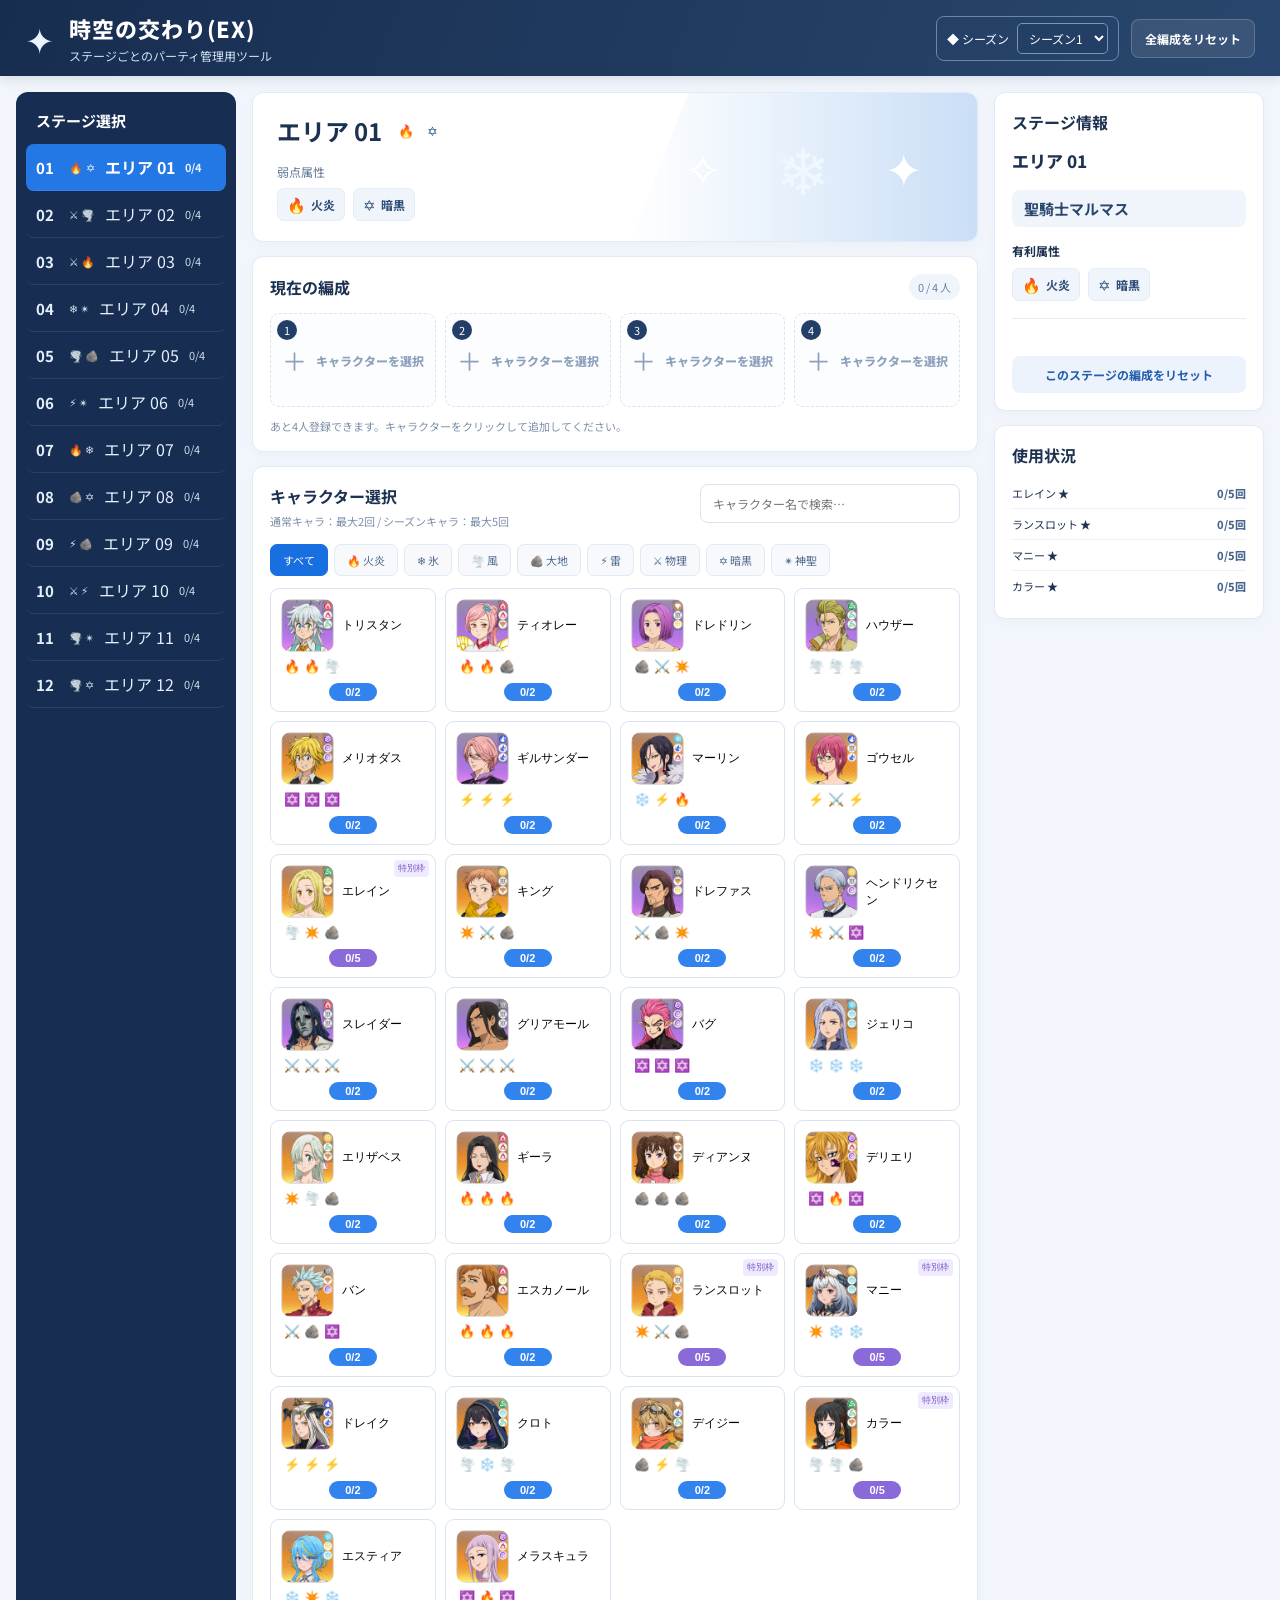
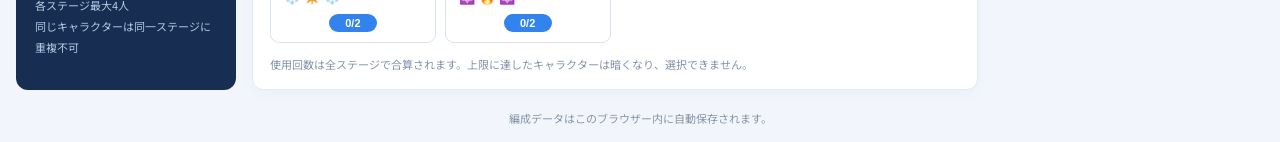
<file: index.html>
<!doctype html>
<html lang="ja">

<head>
  <meta charset="utf-8">
  <meta name="viewport" content="width=device-width, initial-scale=1">
  <title>パーティ編成管理</title>
  <link rel="stylesheet" href="style.css">
  <script src="character-data.js" defer></script>
  <script src="script.js" defer></script>
</head>

<body>
  <header class="topbar">
    <div class="brand"><span class="brand-mark">✦</span>
      <div>
        <h1>時空の交わり(EX)</h1>
        <p>ステージごとのパーティ管理用ツール</p>
      </div>
    </div>
    <div class="top-actions"><label class="season-picker" for="season-select">◆ シーズン <select id="season-select"
          aria-label="シーズン切り替え"></select></label><button id="reset-all" class="button button-quiet"
        type="button">全編成をリセット</button></div>
  </header>

  <div class="app-layout">
    <aside class="sidebar">
      <h2>ステージ選択</h2>
      <nav id="stage-list" aria-label="ステージ一覧"></nav>
      <div class="sidebar-note">各ステージ最大4人<br>同じキャラクターは同一ステージに重複不可</div>
    </aside>

    <main class="main-content">
      <section class="stage-banner panel">
        <div class="banner-copy">
          <div class="stage-title-line">
            <h2 id="stage-title">ステージ 01</h2><span id="stage-affinity" class="affinity-inline"></span>
          </div>
          <p class="eyebrow">弱点属性</p>
          <div id="stage-advantages" class="advantage-list"></div>
        </div>
        <div class="banner-art" aria-hidden="true"><span>✧</span><span>❄</span><span>✦</span></div>
      </section>

      <section class="panel party-panel">
        <div class="section-heading">
          <h2>現在の編成</h2><span id="party-count" class="count-label">0 / 4 人</span>
        </div>
        <div id="party-slots" class="party-slots"></div>
        <p id="party-hint" class="help-text">下のキャラクター一覧から選択してください。</p>
      </section>

      <section class="panel roster-panel">
        <div class="roster-heading">
          <div>
            <h2>キャラクター選択</h2>
            <p class="help-text">通常キャラ：最大2回 / シーズンキャラ：最大5回</p>
          </div>
          <input id="search" type="search" placeholder="キャラクター名で検索…" aria-label="キャラクター名で検索">
        </div>
        <div id="element-filters" class="filters" aria-label="属性フィルター"></div>
        <div id="roster" class="roster-grid"></div>
        <p class="footnote">使用回数は全ステージで合算されます。上限に達したキャラクターは暗くなり、選択できません。</p>
      </section>
    </main>

    <aside class="details-column">
      <section class="panel detail-panel">
        <h2>ステージ情報</h2>

        <div id="detail-stage-name" class="detail-stage-name">
          ステージ 01
        </div>
        <div id="detail-enemy" class="detail-enemy"></div>

        <h3>有利属性</h3>
        <div id="detail-advantages" class="advantage-list"></div>
        <div class="detail-divider"></div>
        <button id="reset-stage" class="button button-secondary full-width" type="button">このステージの編成をリセット</button>
      </section>
      <section class="panel usage-panel">
        <div class="section-heading">
          <h2>使用状況</h2>
        </div>
        <div id="usage-summary"></div>
      </section>
    </aside>
  </div>
  <footer>編成データはこのブラウザー内に自動保存されます。</footer>
  <dialog id="confirm-dialog">
    <form method="dialog">
      <h2>編成をリセットしますか？</h2>
      <p id="confirm-message">この操作は取り消せません。</p>
      <div class="dialog-actions"><button class="button button-secondary" value="cancel">キャンセル</button><button
          id="confirm-yes" class="button button-danger" value="yes">リセットする</button></div>
    </form>
  </dialog>
  <div id="toast" class="toast" role="status" aria-live="polite"></div>
</body>

</html>
</file>
<file: style.css>
@import url('https://fonts.googleapis.com/css2?family=Noto+Sans+JP:wght@400;500;600;700;800&display=swap');

:root {
    font-family: "Noto Sans JP", system-ui, -apple-system, sans-serif;
    color: #1d3151;
    background: #f2f6fc;
    font-synthesis: none;
    --navy: #172e52;
    --blue: #2478e5;
    --line: #d9e3f2;
    --muted: #7486a2;
    --panel: #fff
}

* {
    box-sizing: border-box
}

body {
    margin: 0;
    min-height: 100vh
}

.topbar {
    height: 76px;
    background: linear-gradient(110deg, #172d50, #29476e);
    color: white;
    display: flex;
    align-items: center;
    justify-content: space-between;
    padding: 0 25px;
    gap: 18px;
    box-shadow: 0 3px 12px #17305222
}

.brand {
    display: flex;
    align-items: center;
    gap: 15px
}

.brand-mark {
    font-size: 35px;
    color: #eaf3ff
}

.brand h1 {
    font-size: 22px;
    margin: 0;
    font-weight: 800;
    letter-spacing: .04em
}

.brand p {
    margin: 3px 0 0;
    font-size: 12px;
    color: #d4e2f4
}

.top-actions {
    display: flex;
    align-items: center;
    gap: 12px
}

.season-label {
    border: 1px solid #6988b0;
    border-radius: 8px;
    padding: 9px 12px;
    font-size: 12px;
    color: #fff
}

.button {
    border: 0;
    border-radius: 8px;
    padding: 10px 13px;
    font: inherit;
    font-size: 12px;
    font-weight: 700;
    cursor: pointer;
    transition: background .15s, transform .15s
}

.button:active {
    transform: translateY(1px)
}

.button-quiet {
    background: #ffffff16;
    color: #fff;
    border: 1px solid #ffffff30
}

.button-quiet:hover {
    background: #ffffff26
}

.button-secondary {
    background: #edf3fc;
    color: #245eaf
}

.button-secondary:hover {
    background: #dfeafa
}

.button-danger {
    background: #c94b55;
    color: #fff
}

.full-width {
    width: 100%;
    margin-top: 20px
}

.app-layout {
    display: grid;
    grid-template-columns: 220px minmax(480px, 1fr) 270px;
    gap: 16px;
    max-width: 1700px;
    margin: 0 auto;
    padding: 16px
}

.sidebar {
    background: var(--navy);
    border-radius: 12px;
    color: #fff;
    min-height: calc(100vh - 112px);
    padding: 16px 10px;
    display: flex;
    flex-direction: column
}

.sidebar h2 {
    font-size: 15px;
    margin: 2px 10px 13px
}

.stage-nav-button {
    display: flex;
    align-items: center;
    gap: 10px;
    width: 100%;
    padding: 11px 10px;
    border: 0;
    border-radius: 8px;
    background: transparent;
    color: #e6effc;
    text-align: left;
    font: inherit;
    cursor: pointer;
    border-bottom: 1px solid #ffffff16
}

.stage-nav-button:hover {
    background: #ffffff12
}

.stage-nav-button.active {
    background: #2478e5;
    color: white;
    font-weight: 700
}

.stage-number {
    font-size: 15px;
    font-weight: 700;
    width: 23px
}

.stage-emoji {
    font-size: 18px
}

.stage-nav-adv {
    font-size: 11px;
    opacity: .9
}

.sidebar-note {
    font-size: 11px;
    line-height: 1.9;
    color: #b6c9e2;
    padding: 16px 9px;
    margin-top: auto
}

.main-content,
.details-column {
    display: flex;
    flex-direction: column;
    gap: 14px;
    min-width: 0
}

.panel {
    background: var(--panel);
    border: 1px solid #e2eaf5;
    border-radius: 11px;
    box-shadow: 0 3px 12px #2d54800a
}

.stage-banner {
    min-height: 132px;
    position: relative;
    overflow: hidden;
    display: flex;
    align-items: center;
    padding: 20px 24px
}

.banner-copy {
    position: relative;
    z-index: 1
}

.stage-title-line {
    display: flex;
    align-items: center;
    gap: 16px;
    flex-wrap: wrap
}

.stage-title-line h2 {
    font-size: 24px;
    margin: 0
}

.affinity-inline {
    display: flex;
    gap: 8px;
    color: #315c91;
    font-size: 13px
}

.eyebrow {
    font-size: 12px;
    color: #637996;
    margin: 15px 0 8px
}

.advantage-list {
    display: flex;
    gap: 8px;
    align-items: center;
    flex-wrap: wrap
}

.element-pill {
    display: inline-flex;
    align-items: center;
    gap: 5px;
    border-radius: 7px;
    padding: 5px 9px;
    background: #f0f5fc;
    color: #304e77;
    font-size: 12px;
    font-weight: 700;
    border: 1px solid #e4ecf7
}

.element-dot {
    font-size: 15px
}

.banner-art {
    position: absolute;
    right: 0;
    top: 0;
    bottom: 0;
    width: 48%;
    background: linear-gradient(90deg, #ffffff 0%, #dceafa 50%, #b8d3f4 100%);
    opacity: .75;
    display: flex;
    align-items: center;
    justify-content: space-evenly;
    color: #fff;
    font-size: 46px;
    clip-path: polygon(17% 0, 100% 0, 100% 100%, 0 100%)
}

.banner-art span:nth-child(2) {
    font-size: 65px;
    color: #eaf6ff
}

.section-heading,
.roster-heading {
    display: flex;
    align-items: center;
    justify-content: space-between;
    gap: 12px
}

.section-heading h2,
.roster-heading h2,
.detail-panel h2 {
    font-size: 16px;
    margin: 0
}

.party-panel,
.roster-panel,
.detail-panel,
.usage-panel {
    padding: 17px
}

.count-label,
.mini-label {
    font-size: 11px;
    color: #6d83a2;
    background: #f0f5fc;
    border-radius: 20px;
    padding: 5px 9px
}

.party-slots {
    display: grid;
    grid-template-columns: repeat(4, minmax(0, 1fr));
    gap: 9px;
    margin-top: 13px
}

.party-slot {
    min-height: 94px;
    border: 1px solid var(--line);
    border-radius: 9px;
    padding: 10px;
    display: flex;
    align-items: center;
    gap: 9px;
    position: relative;
    min-width: 0
}

.party-slot.empty {
    border-style: dashed;
    justify-content: center;
    color: #8ca0bc;
    background: #fbfdff
}

.empty-plus {
    font-size: 25px;
    line-height: 1
}

.slot-index {
    position: absolute;
    top: 6px;
    left: 6px;
    width: 20px;
    height: 20px;
    border-radius: 50%;
    background: #233e67;
    color: white;
    font-size: 11px;
    display: grid;
    place-items: center
}

.avatar {
    width: 53px;
    height: 53px;
    border-radius: 10px;
    display: grid;
    place-items: center;
    flex-shrink: 0;
    font-size: 26px;
    font-weight: 800;
    color: #244b7d;
    background: linear-gradient(135deg, #dceaff, #b4d1f6);
    border: 1px solid #d5e3f7
}

.avatar.tone-1 {
    background: linear-gradient(135deg, #ffe3ed, #f8b9d1);
    color: #9b4b71
}

.avatar.tone-2 {
    background: linear-gradient(135deg, #d9f7ed, #9ddbc7);
    color: #287d67
}

.avatar.tone-3 {
    background: linear-gradient(135deg, #fff0d4, #e8c78f);
    color: #91612b
}

.avatar.tone-4 {
    background: linear-gradient(135deg, #ece4ff, #c4b2f0);
    color: #6a51a2
}

.avatar.tone-5 {
    background: linear-gradient(135deg, #e1e9f7, #a8b9d5);
    color: #3b5278
}

.slot-info {
    min-width: 0;
    padding-left: 10px
}

.slot-name {
    font-size: 12px;
    font-weight: 800;
    overflow-wrap: anywhere
}

.slot-elements {
    display: flex;
    gap: 3px;
    margin-top: 6px;
    flex-wrap: wrap
}

.tiny-element {
    font-size: 13px
}

.remove-slot {
    position: absolute;
    right: 6px;
    top: 6px;
    border: 0;
    border-radius: 50%;
    width: 21px;
    height: 21px;
    background: #eaf0f9;
    color: #3c5c89;
    cursor: pointer;
    font-size: 15px;
    line-height: 1
}

.remove-slot:hover {
    background: #f8dfe1;
    color: #a62d39
}

.help-text {
    font-size: 11px;
    color: #7d8faa;
    margin: 11px 0 0
}

.roster-heading {
    align-items: flex-start
}

.roster-heading .help-text {
    margin-top: 5px
}

.roster-heading input {
    width: min(260px, 45%);
    border: 1px solid var(--line);
    border-radius: 8px;
    padding: 10px 12px;
    font: inherit;
    font-size: 12px;
    outline: none
}

.roster-heading input:focus {
    border-color: #5d9be9;
    box-shadow: 0 0 0 3px #2a80ed17
}

.filters {
    display: flex;
    gap: 6px;
    flex-wrap: wrap;
    margin: 15px 0 12px
}

.filter-button {
    border: 1px solid #e1e9f5;
    background: #f7f9fd;
    color: #536b8d;
    border-radius: 7px;
    padding: 7px 12px;
    font: inherit;
    font-size: 11px;
    cursor: pointer
}

.filter-button.active {
    background: #176fe0;
    color: white;
    border-color: #176fe0
}

.roster-grid {
    display: grid;
    grid-template-columns: repeat(4, minmax(0, 1fr));
    gap: 9px
}

.character-card {
    position: relative;
    border: 1px solid var(--line);
    border-radius: 9px;
    padding: 10px;
    background: #fff;
    min-width: 0;
    text-align: left;
    cursor: pointer;
    transition: border-color .15s, box-shadow .15s, opacity .15s
}

.character-card:hover:not(:disabled) {
    border-color: #438af0;
    box-shadow: 0 3px 10px #2769bd18
}

.character-card.selected {
    border: 2px solid #3182ef;
    padding: 9px;
    background: #f8fbff
}

.character-card:disabled {
    cursor: not-allowed;
    opacity: .47;
    background: #edf1f7;
    filter: grayscale(.5)
}

.character-top {
    display: flex;
    align-items: center;
    gap: 8px;
    min-width: 0
}

.character-top .avatar {
    width: 48px;
    height: 48px;
    font-size: 23px
}

.character-name {
    font-size: 12px;
    font-weight: 800;
    overflow-wrap: anywhere
}

.character-elements {
    display: flex;
    gap: 4px;
    margin: 7px 0 9px 3px
}

.usage-badge {
    display: block;
    width: max-content;
    min-width: 48px;
    text-align: center;
    margin: 0 auto;
    border-radius: 20px;
    padding: 3px 10px;
    background: #3283ee;
    color: white;
    font-size: 11px;
    font-weight: 800
}

.usage-badge.special {
    background: #8a6ad8
}

.usage-badge.exhausted {
    background: #9ba9bc;
    color: white
}

.disabled-note {
    text-align: center;
    font-size: 10px;
    color: #6c7e97;
    margin-top: 4px
}

.special-tag {
    position: absolute;
    right: 6px;
    top: 5px;
    font-size: 9px;
    color: #7858c3;
    background: #f0eaff;
    border-radius: 4px;
    padding: 2px 4px
}

.footnote {
    font-size: 11px;
    color: #8393aa;
    margin: 13px 0 0
}

.detail-panel h2 {
    margin-bottom: 14px
}

.detail-stage-name {
    font-size: 17px;
    font-weight: 800;
    margin-bottom: 17px
}

.detail-panel h3 {
    font-size: 12px;
    margin: 15px 0 9px
}

.detail-divider {
    height: 1px;
    background: #e5ecf6;
    margin: 17px 0
}

.rules {
    padding-left: 18px;
    margin: 0;
    color: #667d9e;
    font-size: 11px;
    line-height: 2.1
}

.usage-panel .section-heading {
    margin-bottom: 11px
}

.usage-row {
    display: flex;
    align-items: center;
    justify-content: space-between;
    gap: 8px;
    padding: 7px 0;
    border-bottom: 1px solid #edf1f7;
    font-size: 11px
}

.usage-row:last-child {
    border-bottom: 0
}

.usage-name {
    min-width: 0;
    overflow: hidden;
    text-overflow: ellipsis;
    white-space: nowrap
}

.usage-value {
    flex-shrink: 0;
    font-weight: 800;
    color: #47658f
}

.usage-value.done {
    color: #b44853
}

.usage-empty {
    font-size: 11px;
    color: #8797ad;
    line-height: 1.8
}

footer {
    text-align: center;
    padding: 4px 12px 16px;
    color: #8796aa;
    font-size: 11px
}

.toast {
    position: fixed;
    bottom: 20px;
    left: 50%;
    transform: translate(-50%, 20px);
    opacity: 0;
    pointer-events: none;
    background: #1b3559;
    color: white;
    border-radius: 9px;
    padding: 11px 16px;
    font-size: 12px;
    box-shadow: 0 6px 24px #10294b30;
    transition: all .2s;
    z-index: 10
}

.toast.show {
    opacity: 1;
    transform: translate(-50%, 0)
}

dialog {
    border: 1px solid var(--line);
    border-radius: 14px;
    padding: 22px;
    width: min(420px, calc(100% - 30px));
    box-shadow: 0 20px 80px #10294b30;
    color: #1d3151
}

dialog::backdrop {
    background: #11254180
}

dialog h2 {
    font-size: 17px;
    margin: 0 0 10px
}

dialog p {
    font-size: 13px;
    color: #687d9a
}

.dialog-actions {
    display: flex;
    justify-content: flex-end;
    gap: 8px;
    margin-top: 20px
}

@media(min-width:1450px) {
    .app-layout {
        grid-template-columns: 220px minmax(500px, 1fr) 280px
    }

    .roster-grid {
        grid-template-columns: repeat(5, minmax(0, 1fr))
    }
}

@media(max-width:1150px) {
    .app-layout {
        grid-template-columns: 190px minmax(0, 1fr)
    }

    .details-column {
        grid-column: 2;
        display: grid;
        grid-template-columns: 1fr 1fr
    }

    .roster-grid {
        grid-template-columns: repeat(3, minmax(0, 1fr))
    }

    .sidebar {
        grid-row: 1 / span 2
    }

    .banner-art {
        width: 35%
    }
}

@media(max-width:760px) {
    .topbar {
        height: auto;
        min-height: 70px;
        padding: 12px 15px;
        align-items: flex-start
    }

    .brand h1 {
        font-size: 17px
    }

    .brand p,
    .season-label {
        display: none
    }

    .top-actions {
        margin-left: auto
    }

    .app-layout {
        display: flex;
        flex-direction: column;
        padding: 10px
    }

    .sidebar {
        min-height: 0;
        padding: 10px
    }

    .sidebar h2 {
        margin-bottom: 8px
    }

    .sidebar nav {
        display: flex;
        overflow-x: auto;
        gap: 5px
    }

    .stage-nav-button {
        min-width: 125px;
        width: auto;
        border: 1px solid #ffffff18;
        padding: 9px
    }

    .sidebar-note {
        display: none
    }

    .stage-banner {
        min-height: 125px;
        padding: 15px
    }

    .stage-title-line h2 {
        font-size: 20px
    }

    .banner-art {
        width: 30%;
        opacity: .4
    }

    .party-slots {
        grid-template-columns: repeat(2, minmax(0, 1fr))
    }

    .party-slot {
        min-height: 80px
    }

    .roster-heading {
        flex-direction: column
    }

    .roster-heading input {
        width: 100%
    }

    .roster-grid {
        grid-template-columns: repeat(2, minmax(0, 1fr))
    }

    .details-column {
        display: flex
    }

    .detail-panel {
        order: 1
    }

    .usage-panel {
        order: 2
    }

    .top-actions .button {
        font-size: 10px;
        padding: 8px
    }

    .character-top .avatar {
        width: 42px;
        height: 42px
    }

    .character-name {
        font-size: 11px
    }
}

@media(max-width:390px) {
    .roster-grid {
        grid-template-columns: 1fr
    }

    .party-slot {
        padding: 8px
    }

    .avatar {
        width: 43px;
        height: 43px
    }

    .slot-info {
        padding-left: 8px
    }
}

/* シーズン切り替え */
.season-picker {
    display: inline-flex;
    align-items: center;
    gap: 8px;
    border: 1px solid #6988b0;
    border-radius: 8px;
    padding: 6px 10px;
    font-size: 12px;
    color: white;
    white-space: nowrap
}

.season-picker select {
    background: #243f66;
    color: white;
    border: 1px solid #7896bc;
    border-radius: 5px;
    padding: 5px 7px;
    font: inherit;
    max-width: 150px;
    cursor: pointer
}

.season-picker select option {
    background: #fff;
    color: #1d3151
}

@media(max-width:760px) {
    .season-picker {
        font-size: 10px;
        padding: 5px
    }

    .season-picker select {
        max-width: 105px;
        font-size: 10px
    }
}

.character-image {
    width: 53px;
    height: 53px;

    object-fit: contain;

    border-radius: 10px;
    flex-shrink: 0;
}

.detail-enemy {
    font-size: 15px;
    font-weight: 700;
    color: #29476e;
    padding: 8px 12px;
    background: #f0f5fc;
    border-radius: 8px;
    white-space: pre-line;
}
</file>
